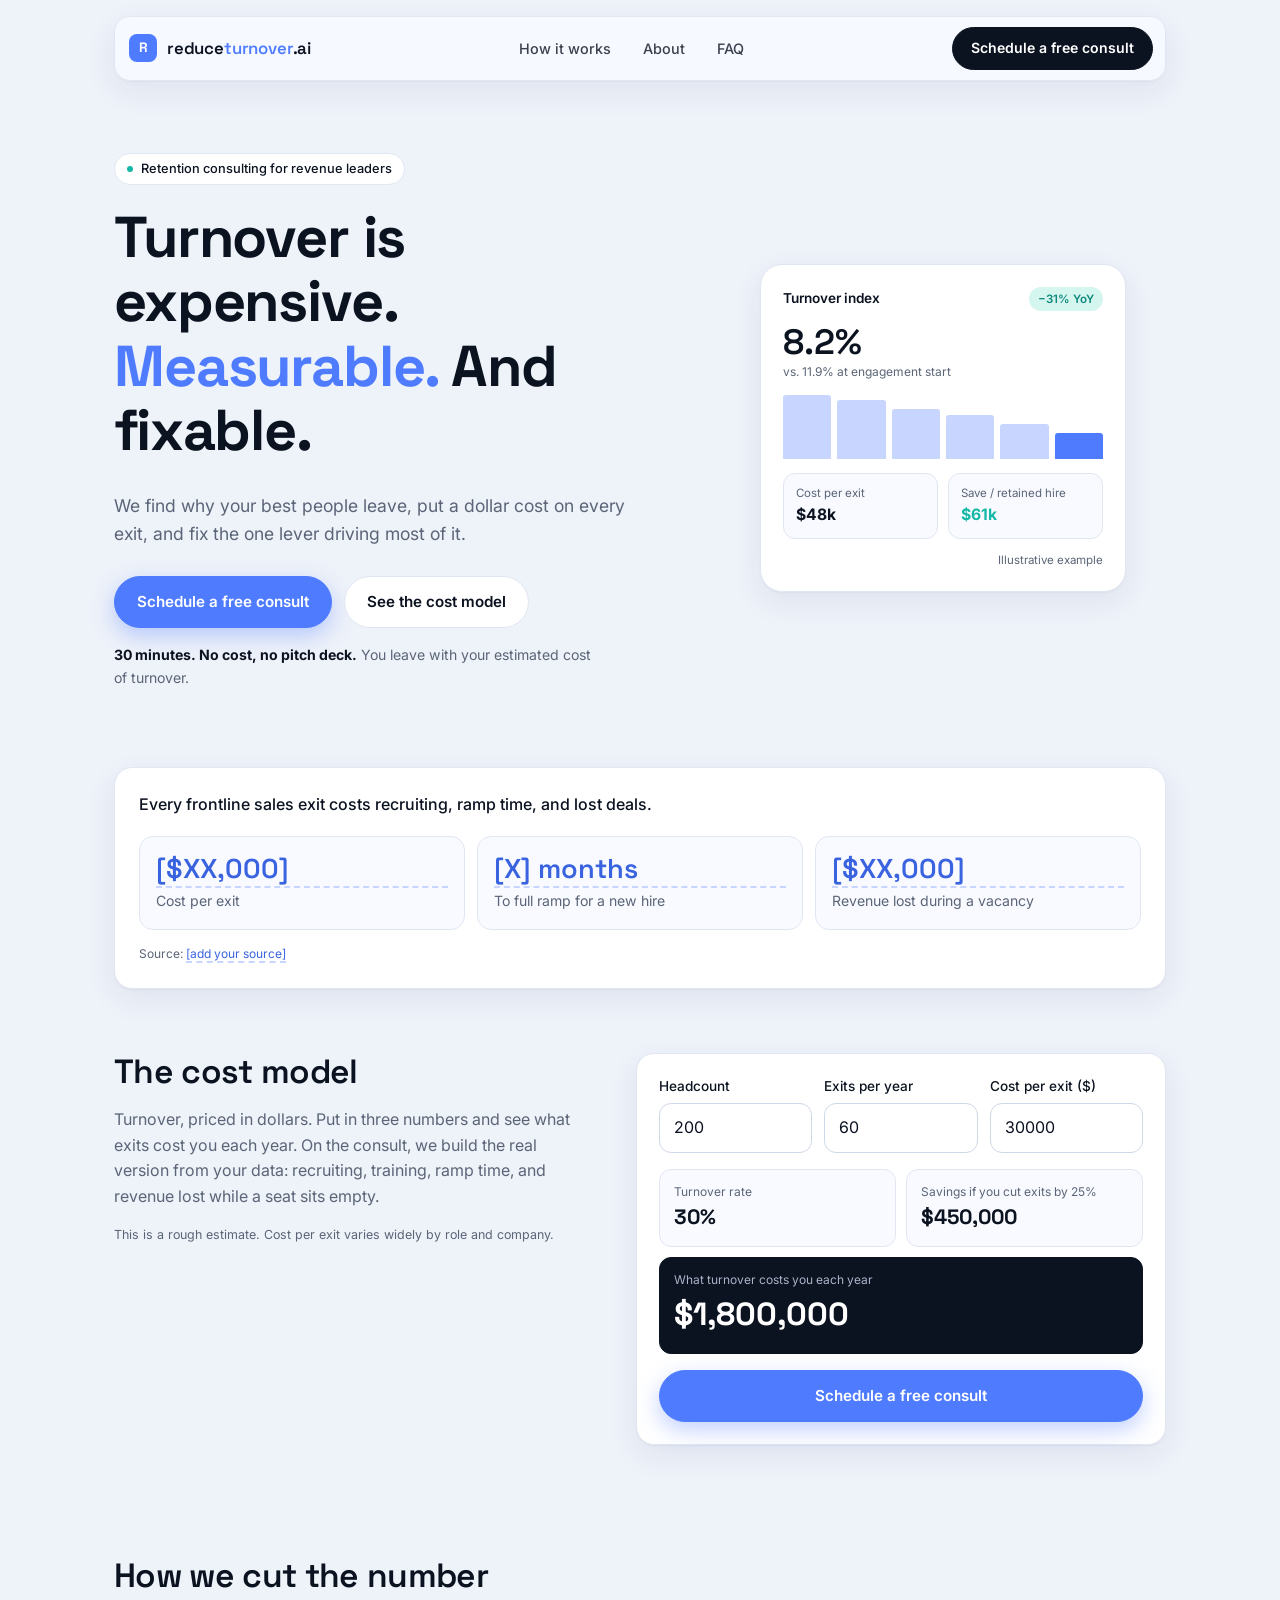
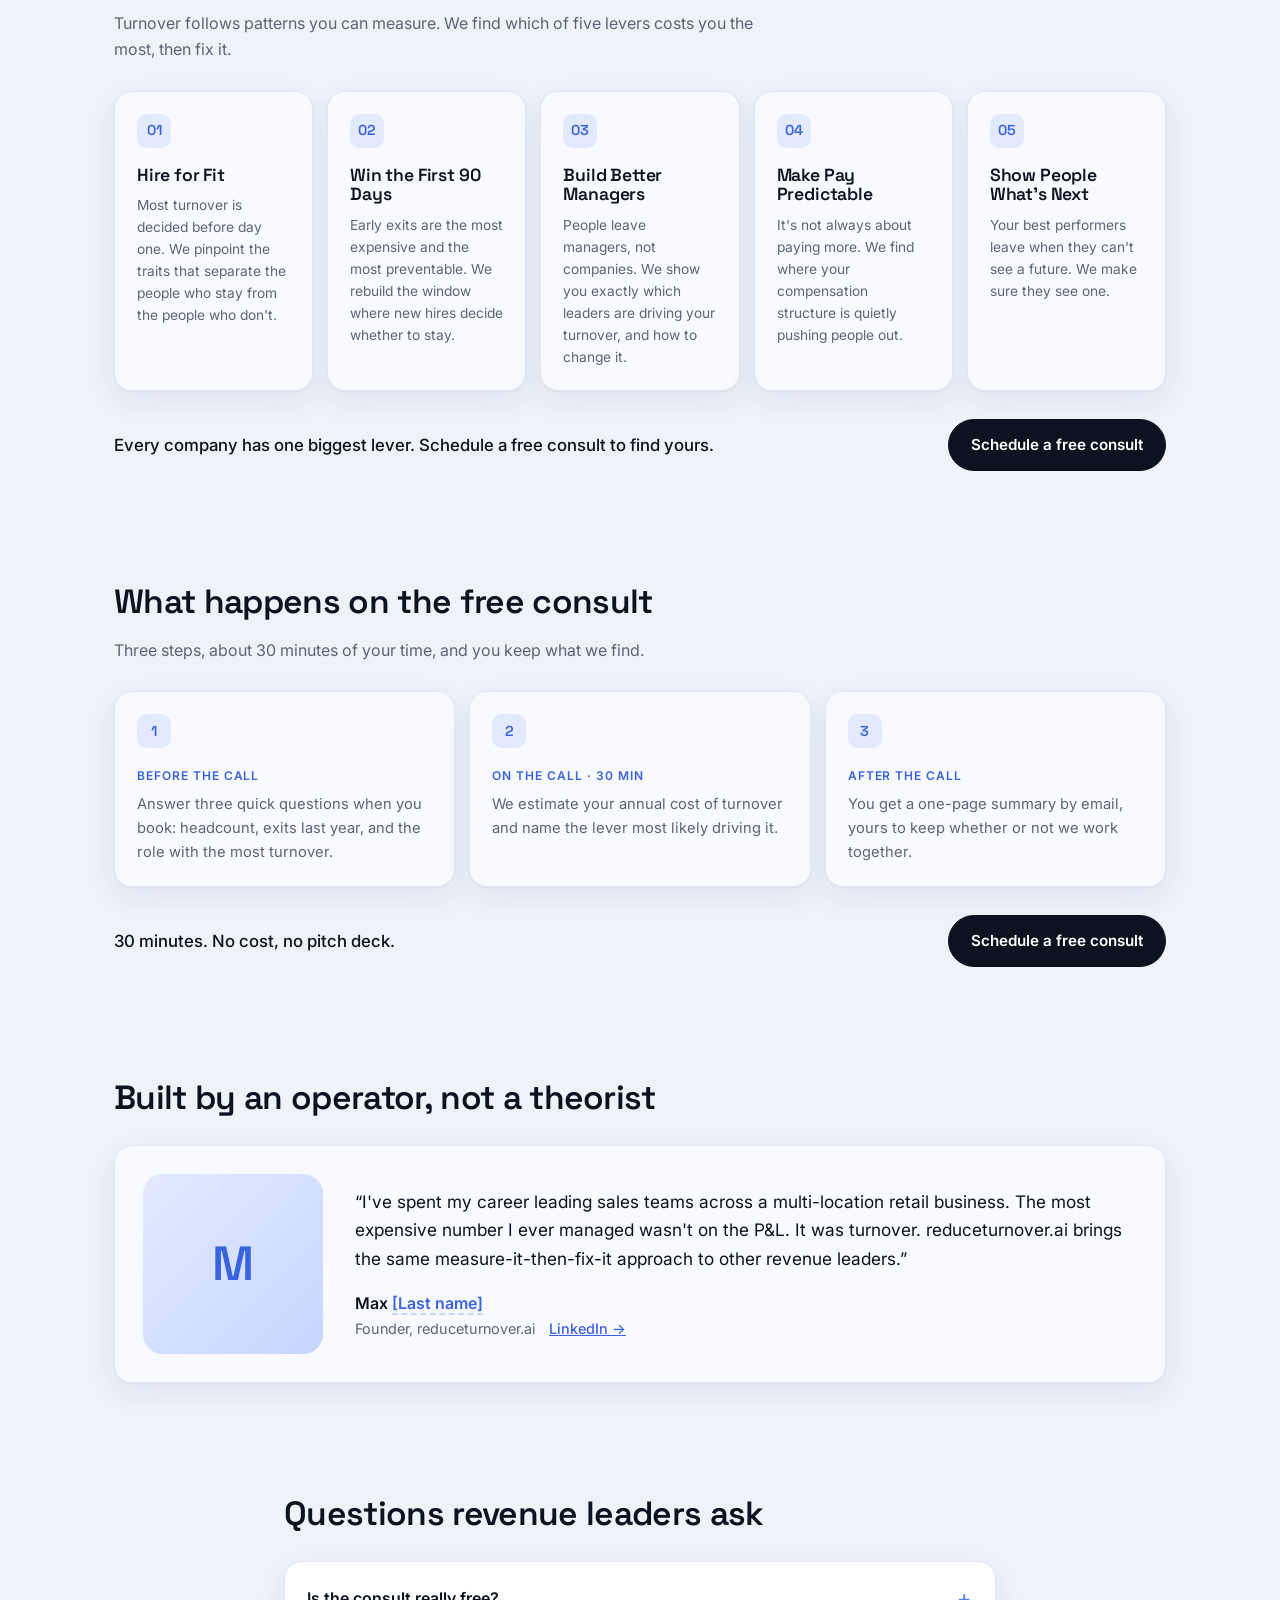
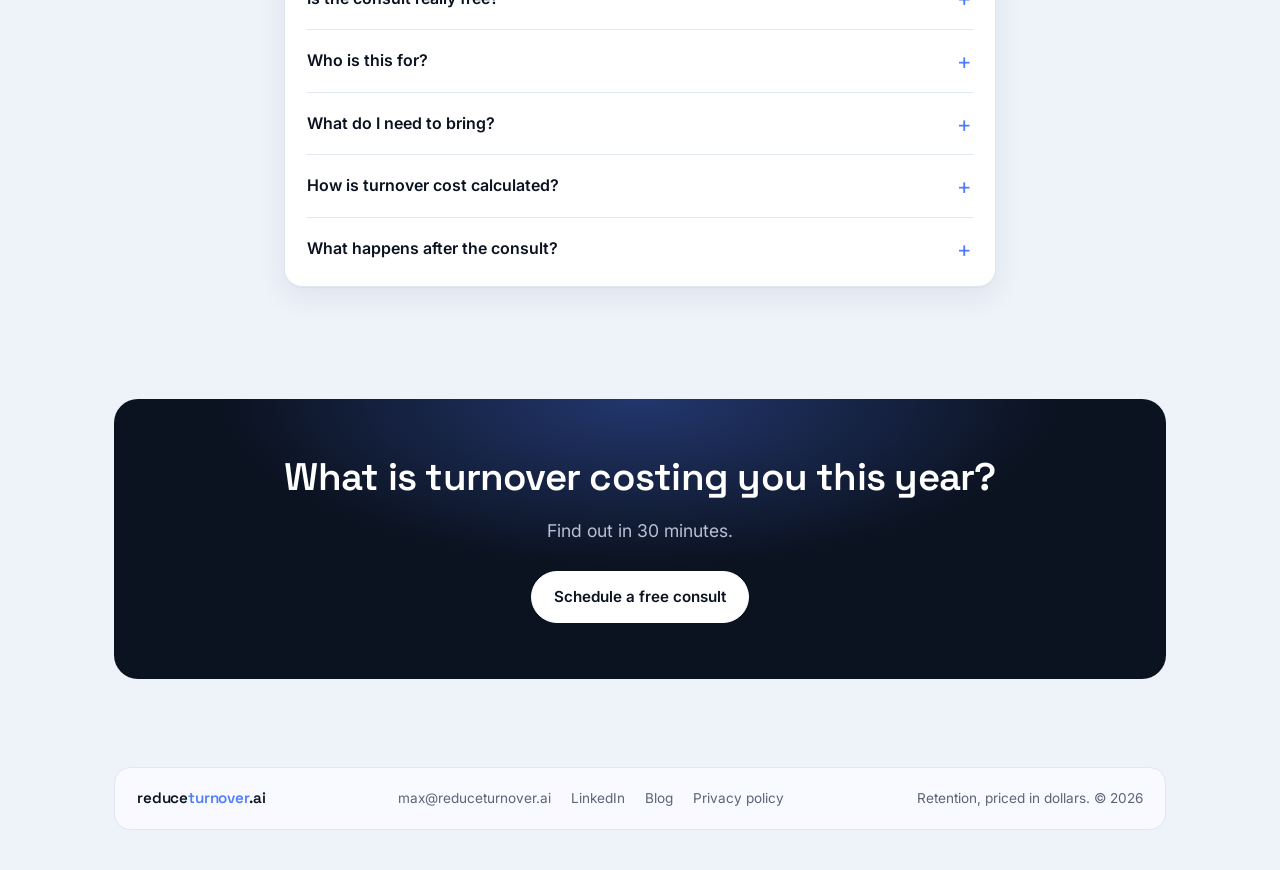
<file: reduceturnover-website/index.html>
<!DOCTYPE html>
<html lang="en">
<head>
    <meta charset="utf-8">
    <meta name="viewport" content="width=device-width, initial-scale=1">
    <title>Reduce Turnover | Retention Consulting for Revenue Leaders</title>
    <meta name="description" content="We diagnose why your best people leave, price the real cost of every exit, and fix the lever driving your turnover. Book a free 30-minute diagnosis.">
    <link rel="canonical" href="https://reduceturnover.ai/">

    <meta property="og:type" content="website">
    <meta property="og:site_name" content="reduceturnover.ai">
    <meta property="og:url" content="https://reduceturnover.ai/">
    <meta property="og:title" content="Turnover is expensive. Measurable. And fixable.">
    <meta property="og:description" content="Retention consulting for revenue leaders. We price every exit in dollars and fix the biggest lever behind your turnover.">
    <meta property="og:image" content="https://reduceturnover.ai/og-image.png">
    <meta property="og:image:width" content="1200">
    <meta property="og:image:height" content="630">
    <meta name="twitter:card" content="summary_large_image">

    <link rel="icon" href="favicon.svg" type="image/svg+xml">
    <link rel="preconnect" href="https://fonts.googleapis.com">
    <link rel="preconnect" href="https://fonts.gstatic.com" crossorigin>
    <link href="https://fonts.googleapis.com/css2?family=Inter:wght@400;500;600&family=Space+Grotesk:wght@500;600;700&display=swap" rel="stylesheet">
    <link rel="stylesheet" href="styles.css">

    <!-- Analytics: uncomment ONE of these once the domain is live. -->
    <!-- <script defer data-domain="reduceturnover.ai" src="https://plausible.io/js/script.js"></script> -->
    <!-- <script async src="https://www.googletagmanager.com/gtag/js?id=G-XXXXXXX"></script>
    <script>window.dataLayer=window.dataLayer||[];function gtag(){dataLayer.push(arguments);}gtag('js',new Date());gtag('config','G-XXXXXXX');</script> -->

    <script type="application/ld+json">
    {
        "@context": "https://schema.org",
        "@graph": [
            {
                "@type": "Organization",
                "@id": "https://reduceturnover.ai/#org",
                "name": "reduceturnover.ai",
                "url": "https://reduceturnover.ai/",
                "logo": "https://reduceturnover.ai/favicon.svg",
                "email": "max@reduceturnover.ai",
                "slogan": "Retention, priced in dollars.",
                "founder": {
                    "@type": "Person",
                    "name": "Max [Last name]",
                    "jobTitle": "Founder",
                    "sameAs": ["https://www.linkedin.com/in/your-profile"]
                }
            },
            {
                "@type": "ProfessionalService",
                "@id": "https://reduceturnover.ai/#service",
                "name": "reduceturnover.ai",
                "url": "https://reduceturnover.ai/",
                "description": "Retention consulting for sales and revenue leaders. We diagnose why your best people leave, price the real cost of every exit, and fix the lever driving your turnover.",
                "areaServed": "United States",
                "parentOrganization": { "@id": "https://reduceturnover.ai/#org" },
                "serviceType": "Employee retention consulting"
            },
            {
                "@type": "FAQPage",
                "mainEntity": [
                    {
                        "@type": "Question",
                        "name": "Is the consult really free?",
                        "acceptedAnswer": { "@type": "Answer", "text": "Yes. It's 30 minutes with no obligation." }
                    },
                    {
                        "@type": "Question",
                        "name": "Who is this for?",
                        "acceptedAnswer": { "@type": "Answer", "text": "Sales and revenue leaders with frontline, commissioned, or retail teams." }
                    },
                    {
                        "@type": "Question",
                        "name": "What do I need to bring?",
                        "acceptedAnswer": { "@type": "Answer", "text": "Your rough headcount and how many people left last year. That's enough to start." }
                    },
                    {
                        "@type": "Question",
                        "name": "How is turnover cost calculated?",
                        "acceptedAnswer": { "@type": "Answer", "text": "We add up recruiting, training, ramp time, and the revenue lost while the seat is empty or filled by someone still ramping." }
                    },
                    {
                        "@type": "Question",
                        "name": "What happens after the consult?",
                        "acceptedAnswer": { "@type": "Answer", "text": "If there's a fit, we propose a focused engagement on your biggest lever. If not, you keep the one-page summary." }
                    }
                ]
            }
        ]
    }
    </script>
</head>
<body>
    <a class="skip-link" href="#main">Skip to content</a>

    <header class="site-header">
        <div class="container">
            <nav class="nav" aria-label="Main">
                <a class="logo" href="#top" aria-label="reduceturnover.ai home">
                    <span class="logo-mark" aria-hidden="true">R</span>
                    <span>reduce<b>turnover</b>.ai</span>
                </a>
                <div class="nav-links">
                    <a href="#how-it-works">How it works</a>
                    <a href="#about">About</a>
                    <a href="#faq">FAQ</a>
                </div>
                <a class="btn btn-small" href="mailto:max@reduceturnover.ai?subject=Free%20consult" data-consult data-cta="nav">Schedule a free consult</a>
            </nav>
        </div>
    </header>

    <main id="main">
        <!-- Hero -->
        <section class="hero" id="top">
            <div class="container hero-grid">
                <div>
                    <p class="tag">Retention consulting for revenue leaders</p>
                    <h1>Turnover is expensive. <span class="accent">Measurable.</span> And fixable.</h1>
                    <p class="lead">We find why your best people leave, put a dollar cost on every exit, and fix the one lever driving most of it.</p>
                    <div class="hero-actions">
                        <a class="btn btn-primary" href="mailto:max@reduceturnover.ai?subject=Free%20consult" data-consult data-cta="hero">Schedule a free consult</a>
                        <a class="btn btn-outline" href="#cost-model">See the cost model</a>
                    </div>
                    <p class="hero-note"><strong>30 minutes. No cost, no pitch deck.</strong> You leave with your estimated cost of turnover.</p>
                </div>

                <figure class="index-card" aria-label="Illustrative turnover index example">
                    <div class="index-head">
                        <span>Turnover index</span>
                        <span class="chip-good">&minus;31% YoY</span>
                    </div>
                    <p class="index-value">8.2%</p>
                    <p class="index-sub">vs. 11.9% at engagement start</p>
                    <div class="bars" aria-hidden="true">
                        <span style="height:100%"></span>
                        <span style="height:92%"></span>
                        <span style="height:78%"></span>
                        <span style="height:68%"></span>
                        <span style="height:54%"></span>
                        <span style="height:40%"></span>
                    </div>
                    <div class="index-foot">
                        <div>
                            <small>Cost per exit</small>
                            <strong>$48k</strong>
                        </div>
                        <div>
                            <small>Save / retained hire</small>
                            <strong class="good">$61k</strong>
                        </div>
                    </div>
                    <figcaption class="illustrative">Illustrative example</figcaption>
                </figure>
            </div>
        </section>

        <!-- Cost of turnover strip -->
        <section class="cost-strip" aria-label="Cost of turnover">
            <div class="container">
                <div class="strip">
                    <p class="strip-intro">Every frontline sales exit costs recruiting, ramp time, and lost deals.</p>
                    <div class="strip-grid">
                        <!-- TODO: replace the bracketed values with your own researched or experienced numbers. -->
                        <div>
                            <strong class="fill-in">[$XX,000]</strong>
                            <span>Cost per exit</span>
                        </div>
                        <div>
                            <strong class="fill-in">[X] months</strong>
                            <span>To full ramp for a new hire</span>
                        </div>
                        <div>
                            <strong class="fill-in">[$XX,000]</strong>
                            <span>Revenue lost during a vacancy</span>
                        </div>
                    </div>
                    <p class="source">Source: <span class="fill-in">[add your source]</span></p>
                </div>
            </div>
        </section>

        <!-- Cost model -->
        <section class="section" id="cost-model">
            <div class="container calc-grid">
                <div class="section-head">
                    <h2>The cost model</h2>
                    <p>Turnover, priced in dollars. Put in three numbers and see what exits cost you each year. On the consult, we build the real version from your data: recruiting, training, ramp time, and revenue lost while a seat sits empty.</p>
                    <p class="fine">This is a rough estimate. Cost per exit varies widely by role and company.</p>
                </div>
                <form class="card calc" id="calc-form" novalidate>
                    <div class="calc-inputs">
                        <label>
                            <span>Headcount</span>
                            <input type="number" id="headcount" min="1" value="200" inputmode="numeric">
                        </label>
                        <label>
                            <span>Exits per year</span>
                            <input type="number" id="exits" min="0" value="60" inputmode="numeric">
                        </label>
                        <label>
                            <span>Cost per exit ($)</span>
                            <input type="number" id="cost-per-exit" min="0" step="1000" value="30000" inputmode="numeric">
                        </label>
                    </div>
                    <div class="calc-results" aria-live="polite">
                        <div>
                            <small>Turnover rate</small>
                            <strong id="res-rate">30%</strong>
                        </div>
                        <div>
                            <small>Savings if you cut exits by 25%</small>
                            <strong id="res-savings">$450,000</strong>
                        </div>
                        <div class="total">
                            <small>What turnover costs you each year</small>
                            <strong id="res-cost">$1,800,000</strong>
                        </div>
                    </div>
                    <a class="btn btn-primary" href="mailto:max@reduceturnover.ai?subject=Free%20consult" data-consult data-cta="calculator">Schedule a free consult</a>
                </form>
            </div>
        </section>

        <!-- Five levers -->
        <section class="section" id="how-it-works">
            <div class="container">
                <div class="section-head">
                    <h2>How we cut the number</h2>
                    <p>Turnover follows patterns you can measure. We find which of five levers costs you the most, then fix it.</p>
                </div>
                <ol class="levers">
                    <li class="card">
                        <span class="lever-num">01</span>
                        <h3>Hire for Fit</h3>
                        <p>Most turnover is decided before day one. We pinpoint the traits that separate the people who stay from the people who don't.</p>
                    </li>
                    <li class="card">
                        <span class="lever-num">02</span>
                        <h3>Win the First 90 Days</h3>
                        <p>Early exits are the most expensive and the most preventable. We rebuild the window where new hires decide whether to stay.</p>
                    </li>
                    <li class="card">
                        <span class="lever-num">03</span>
                        <h3>Build Better Managers</h3>
                        <p>People leave managers, not companies. We show you exactly which leaders are driving your turnover, and how to change it.</p>
                    </li>
                    <li class="card">
                        <span class="lever-num">04</span>
                        <h3>Make Pay Predictable</h3>
                        <p>It's not always about paying more. We find where your compensation structure is quietly pushing people out.</p>
                    </li>
                    <li class="card">
                        <span class="lever-num">05</span>
                        <h3>Show People What's Next</h3>
                        <p>Your best performers leave when they can't see a future. We make sure they see one.</p>
                    </li>
                </ol>
                <div class="section-close">
                    <p>Every company has one biggest lever. Schedule a free consult to find yours.</p>
                    <a class="btn" href="mailto:max@reduceturnover.ai?subject=Free%20consult" data-consult data-cta="levers">Schedule a free consult</a>
                </div>
            </div>
        </section>

        <!-- What happens on the consult -->
        <section class="section" id="consult">
            <div class="container">
                <div class="section-head">
                    <h2>What happens on the free consult</h2>
                    <p>Three steps, about 30 minutes of your time, and you keep what we find.</p>
                </div>
                <ol class="steps">
                    <li class="card">
                        <span class="lever-num">1</span>
                        <span class="when">Before the call</span>
                        <p>Answer three quick questions when you book: headcount, exits last year, and the role with the most turnover.</p>
                    </li>
                    <li class="card">
                        <span class="lever-num">2</span>
                        <span class="when">On the call &middot; 30 min</span>
                        <p>We estimate your annual cost of turnover and name the lever most likely driving it.</p>
                    </li>
                    <li class="card">
                        <span class="lever-num">3</span>
                        <span class="when">After the call</span>
                        <p>You get a one-page summary by email, yours to keep whether or not we work together.</p>
                    </li>
                </ol>
                <div class="section-close">
                    <p>30 minutes. No cost, no pitch deck.</p>
                    <a class="btn" href="mailto:max@reduceturnover.ai?subject=Free%20consult" data-consult data-cta="consult-steps">Schedule a free consult</a>
                </div>
            </div>
        </section>

        <!-- About the founder -->
        <section class="section" id="about">
            <div class="container">
                <div class="section-head">
                    <h2>Built by an operator, not a theorist</h2>
                </div>
                <div class="card founder">
                    <!-- TODO: replace with <img class="founder-photo" src="/founder.jpg" alt="Max [Last name]"> -->
                    <div class="founder-photo" role="img" aria-label="Founder photo placeholder">M</div>
                    <div>
                        <blockquote>&ldquo;I've spent my career leading sales teams across a multi-location retail business. The most expensive number I ever managed wasn't on the P&amp;L. It was turnover. reduceturnover.ai brings the same measure-it-then-fix-it approach to other revenue leaders.&rdquo;</blockquote>
                        <p class="founder-name">Max <span class="fill-in">[Last name]</span></p>
                        <div class="founder-meta">
                            <span>Founder, reduceturnover.ai</span>
                            <a href="https://www.linkedin.com/in/your-profile" target="_blank" rel="noopener">LinkedIn &rarr;</a>
                        </div>
                    </div>
                </div>
            </div>
        </section>

        <!-- FAQ -->
        <section class="section" id="faq">
            <div class="container narrow">
                <div class="section-head">
                    <h2>Questions revenue leaders ask</h2>
                </div>
                <div class="card faq">
                    <details>
                        <summary>Is the consult really free?</summary>
                        <p>Yes. It's 30 minutes with no obligation.</p>
                    </details>
                    <details>
                        <summary>Who is this for?</summary>
                        <p>Sales and revenue leaders with frontline, commissioned, or retail teams.</p>
                    </details>
                    <details>
                        <summary>What do I need to bring?</summary>
                        <p>Your rough headcount and how many people left last year. That's enough to start.</p>
                    </details>
                    <details>
                        <summary>How is turnover cost calculated?</summary>
                        <p>We add up recruiting, training, ramp time, and the revenue lost while the seat is empty or filled by someone still ramping.</p>
                    </details>
                    <details>
                        <summary>What happens after the consult?</summary>
                        <p>If there's a fit, we propose a focused engagement on your biggest lever. If not, you keep the one-page summary.</p>
                    </details>
                </div>
            </div>
        </section>

        <!-- Final CTA band -->
        <section class="section" id="contact">
            <div class="container">
                <div class="cta-band">
                    <h2>What is turnover costing you this year?</h2>
                    <p>Find out in 30 minutes.</p>
                    <a class="btn btn-light" href="mailto:max@reduceturnover.ai?subject=Free%20consult" data-consult data-cta="final">Schedule a free consult</a>
                </div>
            </div>
        </section>
    </main>

    <footer class="site-footer">
        <div class="container">
            <div class="footer-card">
                <a class="logo" href="#top"><span>reduce<b>turnover</b>.ai</span></a>
                <nav aria-label="Footer">
                    <a href="mailto:max@reduceturnover.ai">max@reduceturnover.ai</a>
                    <a href="https://www.linkedin.com/in/your-profile" target="_blank" rel="noopener">LinkedIn</a>
                    <a href="blog/">Blog</a>
                    <a href="privacy.html">Privacy policy</a>
                </nav>
                <span>Retention, priced in dollars. &copy; 2026</span>
            </div>
        </div>
    </footer>

    <div class="mobile-cta">
        <a class="btn btn-primary" href="mailto:max@reduceturnover.ai?subject=Free%20consult" data-consult data-cta="mobile-sticky">Schedule a free consult</a>
    </div>

    <!-- Consult booking pop-up -->
    <div class="modal" id="consult-modal" role="dialog" aria-modal="true" aria-label="Schedule a free consult" hidden>
        <div class="modal-box" id="modal-box">
            <button class="modal-close" type="button" aria-label="Close" data-close>&times;</button>

            <!-- Shown when SCHEDULER_URL is set in script.js -->
            <div id="scheduler-view" hidden></div>

            <!-- Fallback intake form, used until a scheduler is connected -->
            <div id="intake-view">
                <h2>Schedule a free consult</h2>
                <p class="muted">Three quick questions and we'll email you times for a 30-minute call.</p>
                <form class="intake" id="intake-form">
                    <div class="row">
                        <label>
                            <span>Your name</span>
                            <input type="text" name="name" autocomplete="name" required>
                        </label>
                        <label>
                            <span>Work email</span>
                            <input type="email" name="email" autocomplete="email" required>
                        </label>
                    </div>
                    <label>
                        <span>Company and role</span>
                        <input type="text" name="company" placeholder="Acme Retail, VP Sales" required>
                    </label>
                    <div class="row">
                        <label>
                            <span>Approximate headcount</span>
                            <input type="text" name="headcount" inputmode="numeric" placeholder="e.g. 250">
                        </label>
                        <label>
                            <span>People who left in the last 12 months</span>
                            <input type="text" name="exits" inputmode="numeric" placeholder="e.g. 60">
                        </label>
                    </div>
                    <button class="btn btn-primary" type="submit">Request my consult</button>
                </form>
            </div>

            <div id="thanks-view" class="thanks" hidden>
                <div class="thanks-icon" aria-hidden="true">&#10003;</div>
                <h2>You're booked.</h2>
                <p class="muted">Before we talk, jot down the role where turnover hurts most.</p>
                <button class="btn" type="button" data-close>Done</button>
            </div>
        </div>
    </div>

    <script src="script.js"></script>
</body>
</html>
</file>
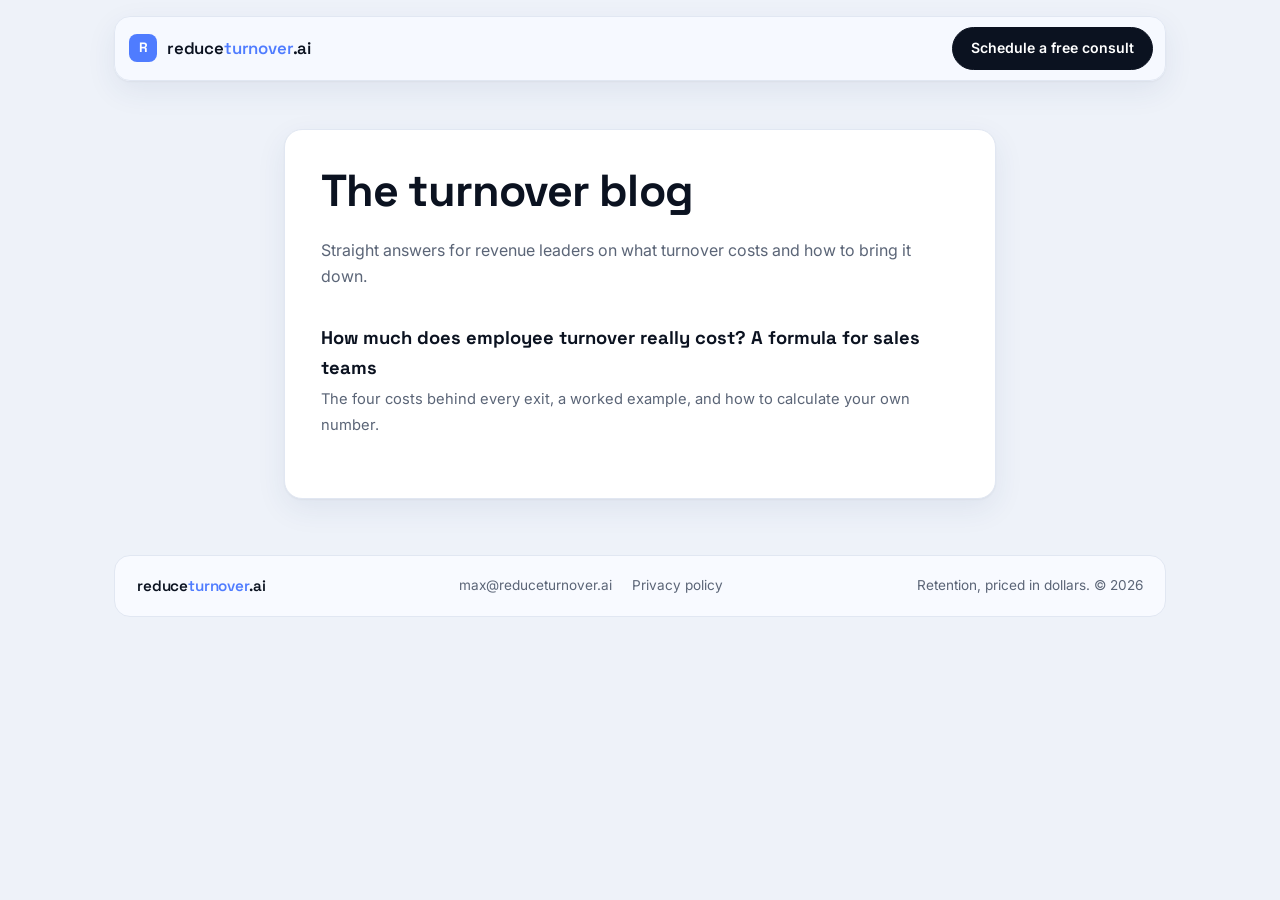
<file: reduceturnover-website/blog/index.html>
<!DOCTYPE html>
<html lang="en">
<head>
    <meta charset="utf-8">
    <meta name="viewport" content="width=device-width, initial-scale=1">
    <title>Blog | reduceturnover.ai</title>
    <meta name="description" content="Straight answers on the cost of employee turnover and how revenue leaders reduce it: hiring for fit, the first 90 days, managers, pay, and career paths.">
    <link rel="canonical" href="https://reduceturnover.ai/blog/">
    <link rel="icon" href="../favicon.svg" type="image/svg+xml">
    <link rel="preconnect" href="https://fonts.googleapis.com">
    <link rel="preconnect" href="https://fonts.gstatic.com" crossorigin>
    <link href="https://fonts.googleapis.com/css2?family=Inter:wght@400;500;600&family=Space+Grotesk:wght@500;600;700&display=swap" rel="stylesheet">
    <link rel="stylesheet" href="../styles.css">
</head>
<body>
    <header class="site-header">
        <div class="container">
            <nav class="nav" aria-label="Main">
                <a class="logo" href="../">
                    <span class="logo-mark" aria-hidden="true">R</span>
                    <span>reduce<b>turnover</b>.ai</span>
                </a>
                <a class="btn btn-small" href="../#schedule">Schedule a free consult</a>
            </nav>
        </div>
    </header>

    <main class="page">
        <div class="container narrow">
            <div class="card">
                <h1>The turnover blog</h1>
                <p class="muted">Straight answers for revenue leaders on what turnover costs and how to bring it down.</p>
                <ul class="post-list">
                    <li>
                        <a href="how-much-does-employee-turnover-cost.html">
                            <strong>How much does employee turnover really cost? A formula for sales teams</strong>
                            <span>The four costs behind every exit, a worked example, and how to calculate your own number.</span>
                        </a>
                    </li>
                </ul>
            </div>
        </div>
    </main>

    <footer class="site-footer">
        <div class="container">
            <div class="footer-card">
                <a class="logo" href="../"><span>reduce<b>turnover</b>.ai</span></a>
                <nav aria-label="Footer">
                    <a href="mailto:max@reduceturnover.ai">max@reduceturnover.ai</a>
                    <a href="../privacy.html">Privacy policy</a>
                </nav>
                <span>Retention, priced in dollars. &copy; 2026</span>
            </div>
        </div>
    </footer>
    <div class="mobile-cta">
        <a class="btn btn-primary" href="../#schedule">Schedule a free consult</a>
    </div>
</body>
</html>
</file>
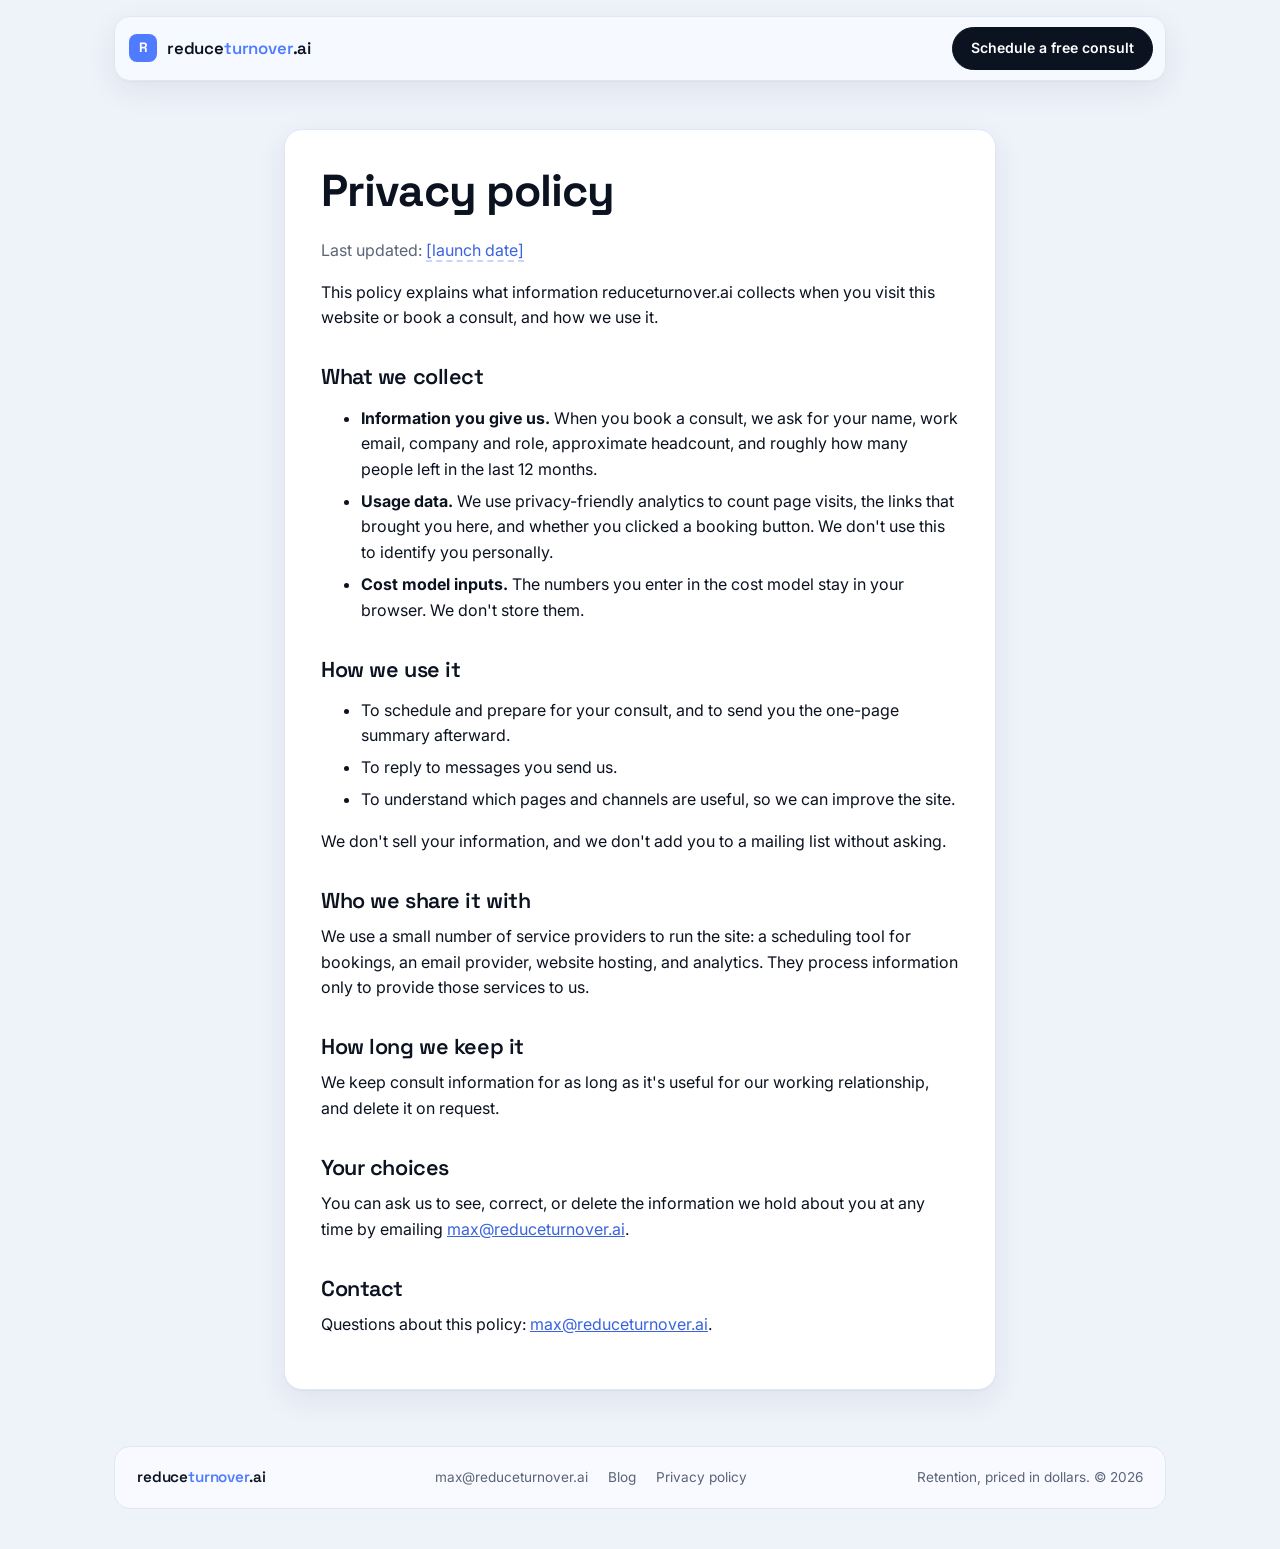
<file: reduceturnover-website/privacy.html>
<!DOCTYPE html>
<html lang="en">
<head>
    <meta charset="utf-8">
    <meta name="viewport" content="width=device-width, initial-scale=1">
    <title>Privacy Policy | reduceturnover.ai</title>
    <meta name="description" content="How reduceturnover.ai collects and uses information when you visit the site or book a consult.">
    <link rel="canonical" href="https://reduceturnover.ai/privacy.html">
    <link rel="icon" href="favicon.svg" type="image/svg+xml">
    <link rel="preconnect" href="https://fonts.googleapis.com">
    <link rel="preconnect" href="https://fonts.gstatic.com" crossorigin>
    <link href="https://fonts.googleapis.com/css2?family=Inter:wght@400;500;600&family=Space+Grotesk:wght@500;600;700&display=swap" rel="stylesheet">
    <link rel="stylesheet" href="styles.css">
</head>
<body>
    <header class="site-header">
        <div class="container">
            <nav class="nav" aria-label="Main">
                <a class="logo" href="./">
                    <span class="logo-mark" aria-hidden="true">R</span>
                    <span>reduce<b>turnover</b>.ai</span>
                </a>
                <a class="btn btn-small" href="./#schedule">Schedule a free consult</a>
            </nav>
        </div>
    </header>

    <main class="page">
        <div class="container narrow">
            <article class="card">
                <!-- TODO: have this reviewed before launch, and update it if you add tools beyond the ones listed. -->
                <h1>Privacy policy</h1>
                <p class="muted">Last updated: <span class="fill-in">[launch date]</span></p>

                <p>This policy explains what information reduceturnover.ai collects when you visit this website or book a consult, and how we use it.</p>

                <h2>What we collect</h2>
                <ul>
                    <li><strong>Information you give us.</strong> When you book a consult, we ask for your name, work email, company and role, approximate headcount, and roughly how many people left in the last 12 months.</li>
                    <li><strong>Usage data.</strong> We use privacy-friendly analytics to count page visits, the links that brought you here, and whether you clicked a booking button. We don't use this to identify you personally.</li>
                    <li><strong>Cost model inputs.</strong> The numbers you enter in the cost model stay in your browser. We don't store them.</li>
                </ul>

                <h2>How we use it</h2>
                <ul>
                    <li>To schedule and prepare for your consult, and to send you the one-page summary afterward.</li>
                    <li>To reply to messages you send us.</li>
                    <li>To understand which pages and channels are useful, so we can improve the site.</li>
                </ul>
                <p>We don't sell your information, and we don't add you to a mailing list without asking.</p>

                <h2>Who we share it with</h2>
                <p>We use a small number of service providers to run the site: a scheduling tool for bookings, an email provider, website hosting, and analytics. They process information only to provide those services to us.</p>

                <h2>How long we keep it</h2>
                <p>We keep consult information for as long as it's useful for our working relationship, and delete it on request.</p>

                <h2>Your choices</h2>
                <p>You can ask us to see, correct, or delete the information we hold about you at any time by emailing <a href="mailto:max@reduceturnover.ai">max@reduceturnover.ai</a>.</p>

                <h2>Contact</h2>
                <p>Questions about this policy: <a href="mailto:max@reduceturnover.ai">max@reduceturnover.ai</a>.</p>
            </article>
        </div>
    </main>

    <footer class="site-footer">
        <div class="container">
            <div class="footer-card">
                <a class="logo" href="./"><span>reduce<b>turnover</b>.ai</span></a>
                <nav aria-label="Footer">
                    <a href="mailto:max@reduceturnover.ai">max@reduceturnover.ai</a>
                    <a href="blog/">Blog</a>
                    <a href="privacy.html">Privacy policy</a>
                </nav>
                <span>Retention, priced in dollars. &copy; 2026</span>
            </div>
        </div>
    </footer>
    <div class="mobile-cta">
        <a class="btn btn-primary" href="./#schedule">Schedule a free consult</a>
    </div>
</body>
</html>
</file>
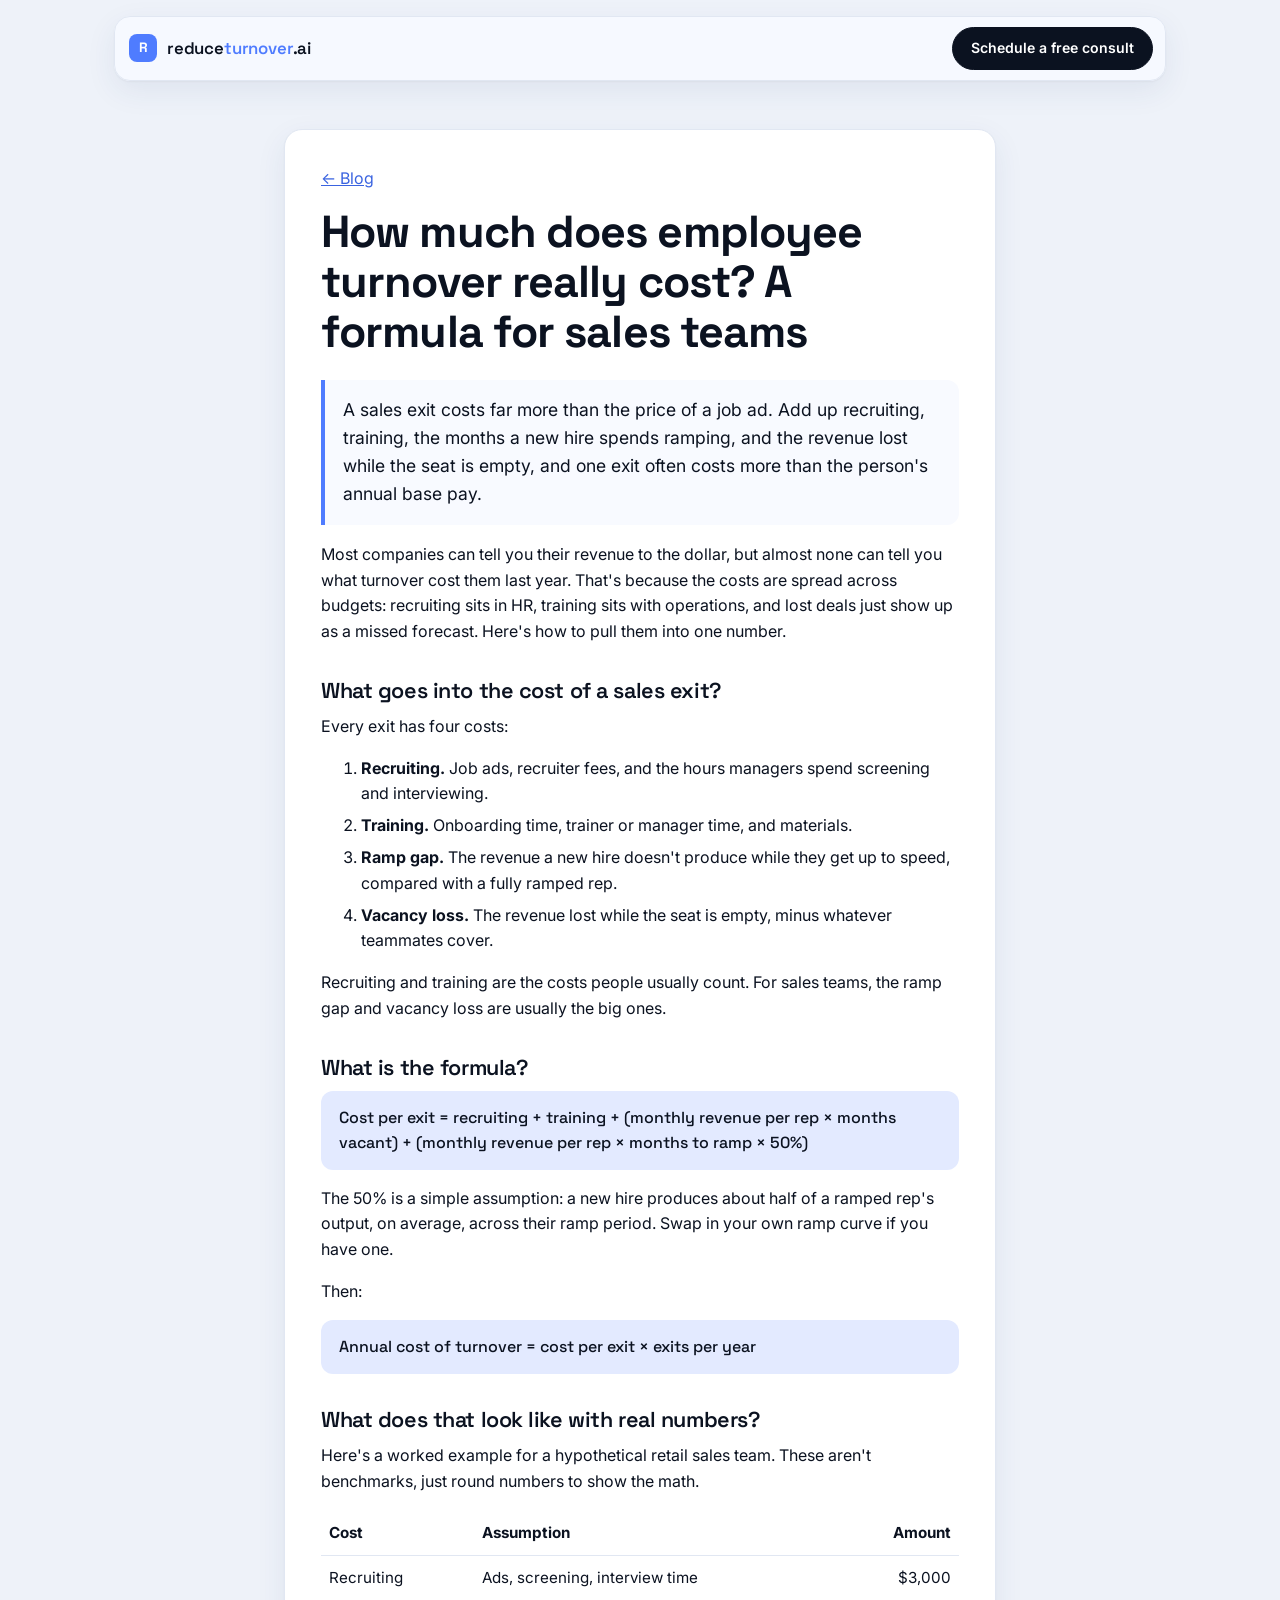
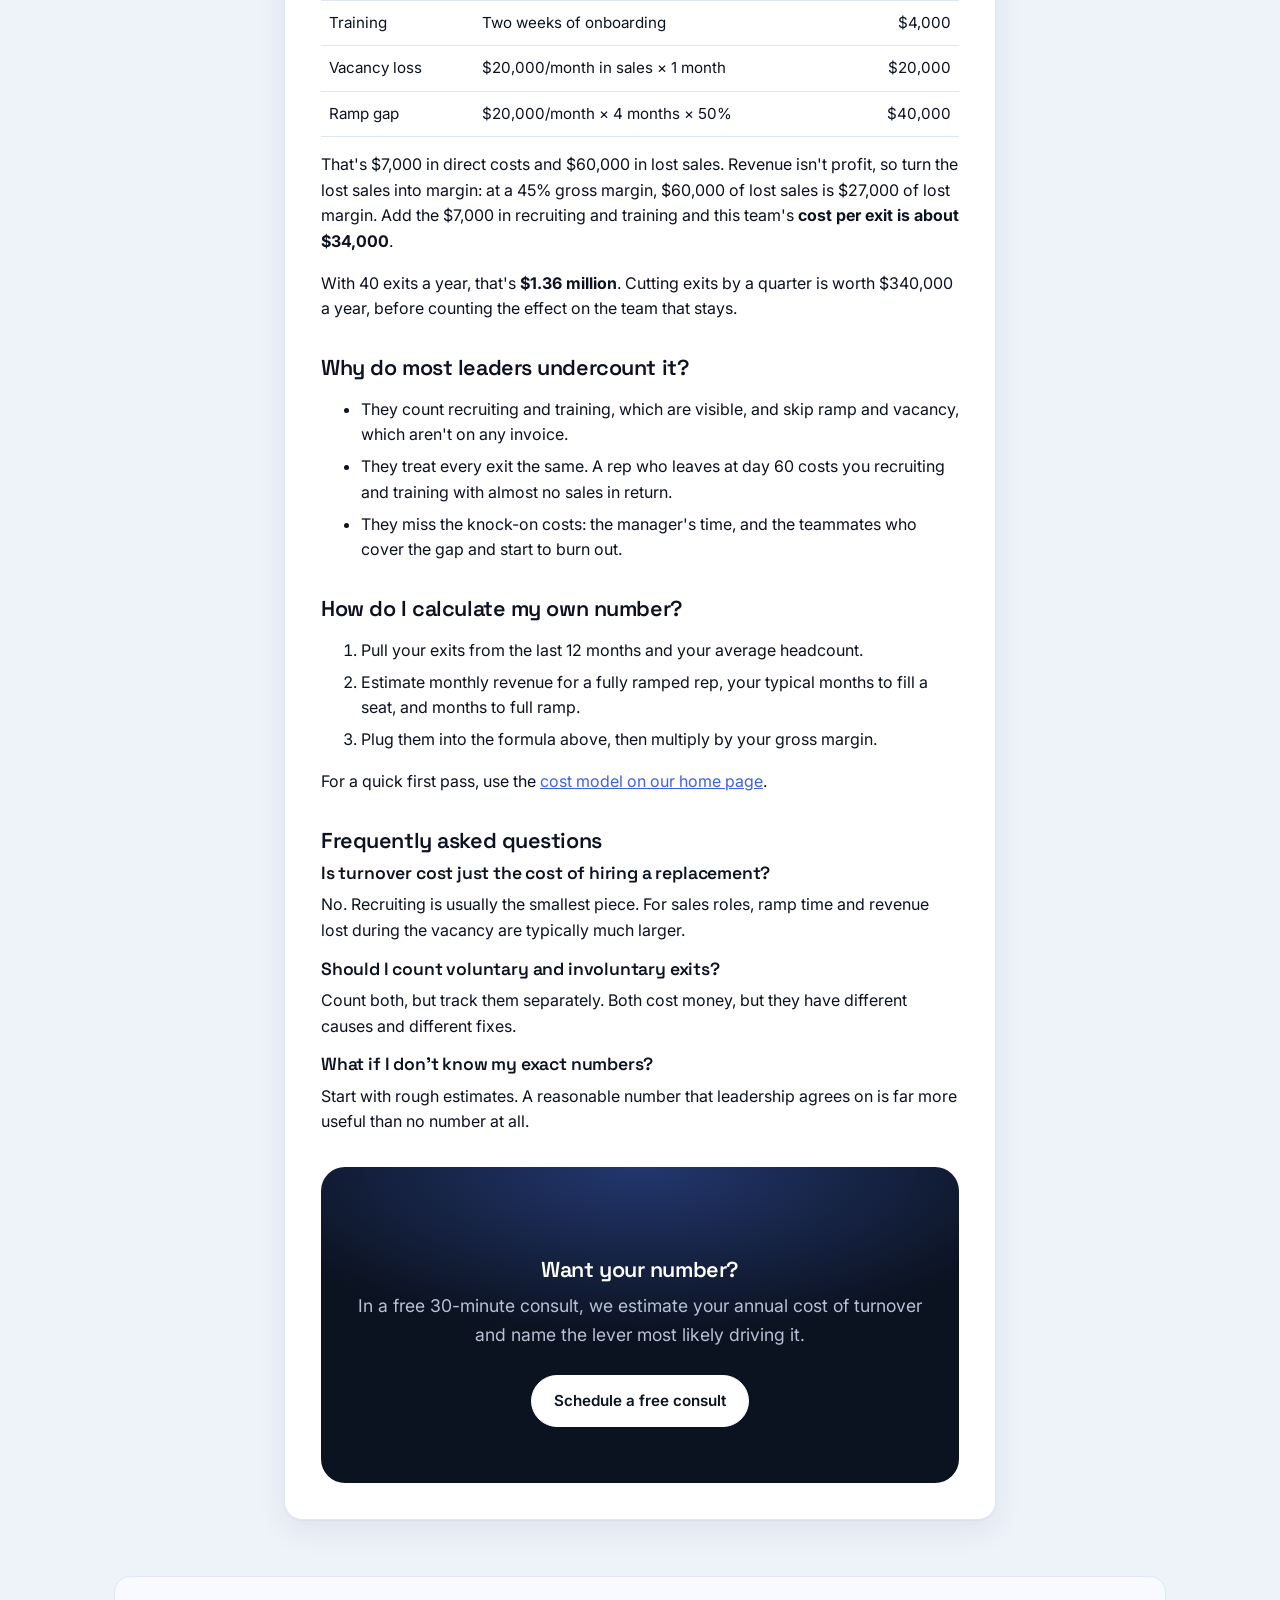
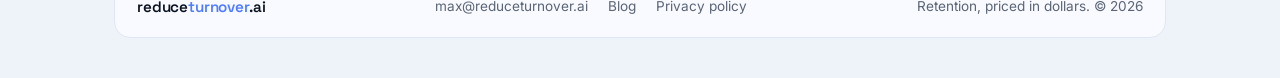
<file: reduceturnover-website/blog/how-much-does-employee-turnover-cost.html>
<!DOCTYPE html>
<html lang="en">
<head>
    <meta charset="utf-8">
    <meta name="viewport" content="width=device-width, initial-scale=1">
    <title>How Much Does Employee Turnover Really Cost? A Formula for Sales Teams | reduceturnover.ai</title>
    <meta name="description" content="Each sales exit costs recruiting, training, ramp time, and revenue lost while the seat is empty. Here's the formula, a worked example, and how to calculate your own number.">
    <link rel="canonical" href="https://reduceturnover.ai/blog/how-much-does-employee-turnover-cost.html">
    <meta property="og:type" content="article">
    <meta property="og:title" content="How much does employee turnover really cost? A formula for sales teams">
    <meta property="og:description" content="The four costs behind every sales exit, a worked example, and how to calculate your own number.">
    <meta property="og:image" content="https://reduceturnover.ai/og-image.png">
    <link rel="icon" href="../favicon.svg" type="image/svg+xml">
    <link rel="preconnect" href="https://fonts.googleapis.com">
    <link rel="preconnect" href="https://fonts.gstatic.com" crossorigin>
    <link href="https://fonts.googleapis.com/css2?family=Inter:wght@400;500;600&family=Space+Grotesk:wght@500;600;700&display=swap" rel="stylesheet">
    <link rel="stylesheet" href="../styles.css">
    <script type="application/ld+json">
    {
        "@context": "https://schema.org",
        "@graph": [
            {
                "@type": "BlogPosting",
                "headline": "How much does employee turnover really cost? A formula for sales teams",
                "author": { "@type": "Person", "name": "Max [Last name]" },
                "publisher": { "@type": "Organization", "name": "reduceturnover.ai", "url": "https://reduceturnover.ai/" },
                "mainEntityOfPage": "https://reduceturnover.ai/blog/how-much-does-employee-turnover-cost.html"
            },
            {
                "@type": "FAQPage",
                "mainEntity": [
                    {
                        "@type": "Question",
                        "name": "Is turnover cost just the cost of hiring a replacement?",
                        "acceptedAnswer": { "@type": "Answer", "text": "No. Recruiting is usually the smallest piece. For sales roles, ramp time and revenue lost during the vacancy are typically much larger." }
                    },
                    {
                        "@type": "Question",
                        "name": "Should I count voluntary and involuntary exits?",
                        "acceptedAnswer": { "@type": "Answer", "text": "Count both, but track them separately. Both cost money, but they have different causes and different fixes." }
                    },
                    {
                        "@type": "Question",
                        "name": "What if I don't know my exact numbers?",
                        "acceptedAnswer": { "@type": "Answer", "text": "Start with rough estimates. A reasonable number that leadership agrees on is far more useful than no number at all." }
                    }
                ]
            }
        ]
    }
    </script>
</head>
<body>
    <header class="site-header">
        <div class="container">
            <nav class="nav" aria-label="Main">
                <a class="logo" href="../">
                    <span class="logo-mark" aria-hidden="true">R</span>
                    <span>reduce<b>turnover</b>.ai</span>
                </a>
                <a class="btn btn-small" href="../#schedule">Schedule a free consult</a>
            </nav>
        </div>
    </header>

    <main class="page">
        <div class="container narrow">
            <article class="card">
                <p class="muted"><a href="./">&larr; Blog</a></p>
                <h1>How much does employee turnover really cost? A formula for sales teams</h1>

                <p class="answer">A sales exit costs far more than the price of a job ad. Add up recruiting, training, the months a new hire spends ramping, and the revenue lost while the seat is empty, and one exit often costs more than the person's annual base pay.</p>

                <p>Most companies can tell you their revenue to the dollar, but almost none can tell you what turnover cost them last year. That's because the costs are spread across budgets: recruiting sits in HR, training sits with operations, and lost deals just show up as a missed forecast. Here's how to pull them into one number.</p>

                <h2>What goes into the cost of a sales exit?</h2>
                <p>Every exit has four costs:</p>
                <ol>
                    <li><strong>Recruiting.</strong> Job ads, recruiter fees, and the hours managers spend screening and interviewing.</li>
                    <li><strong>Training.</strong> Onboarding time, trainer or manager time, and materials.</li>
                    <li><strong>Ramp gap.</strong> The revenue a new hire doesn't produce while they get up to speed, compared with a fully ramped rep.</li>
                    <li><strong>Vacancy loss.</strong> The revenue lost while the seat is empty, minus whatever teammates cover.</li>
                </ol>
                <p>Recruiting and training are the costs people usually count. For sales teams, the ramp gap and vacancy loss are usually the big ones.</p>

                <h2>What is the formula?</h2>
                <p class="formula">Cost per exit = recruiting + training + (monthly revenue per rep &times; months vacant) + (monthly revenue per rep &times; months to ramp &times; 50%)</p>
                <p>The 50% is a simple assumption: a new hire produces about half of a ramped rep's output, on average, across their ramp period. Swap in your own ramp curve if you have one.</p>
                <p>Then:</p>
                <p class="formula">Annual cost of turnover = cost per exit &times; exits per year</p>

                <h2>What does that look like with real numbers?</h2>
                <p>Here's a worked example for a hypothetical retail sales team. These aren't benchmarks, just round numbers to show the math.</p>
                <table>
                    <thead>
                        <tr><th>Cost</th><th>Assumption</th><th>Amount</th></tr>
                    </thead>
                    <tbody>
                        <tr><td>Recruiting</td><td>Ads, screening, interview time</td><td>$3,000</td></tr>
                        <tr><td>Training</td><td>Two weeks of onboarding</td><td>$4,000</td></tr>
                        <tr><td>Vacancy loss</td><td>$20,000/month in sales &times; 1 month</td><td>$20,000</td></tr>
                        <tr><td>Ramp gap</td><td>$20,000/month &times; 4 months &times; 50%</td><td>$40,000</td></tr>
                    </tbody>
                </table>
                <p>That's $7,000 in direct costs and $60,000 in lost sales. Revenue isn't profit, so turn the lost sales into margin: at a 45% gross margin, $60,000 of lost sales is $27,000 of lost margin. Add the $7,000 in recruiting and training and this team's <strong>cost per exit is about $34,000</strong>.</p>
                <p>With 40 exits a year, that's <strong>$1.36 million</strong>. Cutting exits by a quarter is worth $340,000 a year, before counting the effect on the team that stays.</p>

                <h2>Why do most leaders undercount it?</h2>
                <ul>
                    <li>They count recruiting and training, which are visible, and skip ramp and vacancy, which aren't on any invoice.</li>
                    <li>They treat every exit the same. A rep who leaves at day 60 costs you recruiting and training with almost no sales in return.</li>
                    <li>They miss the knock-on costs: the manager's time, and the teammates who cover the gap and start to burn out.</li>
                </ul>

                <h2>How do I calculate my own number?</h2>
                <ol>
                    <li>Pull your exits from the last 12 months and your average headcount.</li>
                    <li>Estimate monthly revenue for a fully ramped rep, your typical months to fill a seat, and months to full ramp.</li>
                    <li>Plug them into the formula above, then multiply by your gross margin.</li>
                </ol>
                <p>For a quick first pass, use the <a href="../#cost-model">cost model on our home page</a>.</p>

                <h2>Frequently asked questions</h2>
                <h3>Is turnover cost just the cost of hiring a replacement?</h3>
                <p>No. Recruiting is usually the smallest piece. For sales roles, ramp time and revenue lost during the vacancy are typically much larger.</p>
                <h3>Should I count voluntary and involuntary exits?</h3>
                <p>Count both, but track them separately. Both cost money, but they have different causes and different fixes.</p>
                <h3>What if I don't know my exact numbers?</h3>
                <p>Start with rough estimates. A reasonable number that leadership agrees on is far more useful than no number at all.</p>

                <div class="cta-band" style="margin-top:32px">
                    <h2>Want your number?</h2>
                    <p>In a free 30-minute consult, we estimate your annual cost of turnover and name the lever most likely driving it.</p>
                    <a class="btn btn-light" href="../#schedule">Schedule a free consult</a>
                </div>
            </article>
        </div>
    </main>

    <footer class="site-footer">
        <div class="container">
            <div class="footer-card">
                <a class="logo" href="../"><span>reduce<b>turnover</b>.ai</span></a>
                <nav aria-label="Footer">
                    <a href="mailto:max@reduceturnover.ai">max@reduceturnover.ai</a>
                    <a href="./">Blog</a>
                    <a href="../privacy.html">Privacy policy</a>
                </nav>
                <span>Retention, priced in dollars. &copy; 2026</span>
            </div>
        </div>
    </footer>
    <div class="mobile-cta">
        <a class="btn btn-primary" href="../#schedule">Schedule a free consult</a>
    </div>
</body>
</html>
</file>
<file: reduceturnover-website/styles.css>
:root {
    --bg: #eef2f9;
    --card: #f8faff;
    --card-solid: #ffffff;
    --line: #e1e7f2;
    --ink: #0b1220;
    --muted: #5b6577;
    --accent: #4f7cff;
    --accent-dark: #3a63e0;
    --accent-soft: #e3eaff;
    --accent-bar: #c7d5ff;
    --good: #14b8a6;
    --good-soft: #d5f5ef;
    --dark: #0b1220;
    --radius: 18px;
    --shadow: 0 1px 2px rgba(11, 18, 32, .04), 0 10px 30px rgba(40, 64, 120, .08);
    --font-head: "Space Grotesk", system-ui, -apple-system, "Segoe UI", sans-serif;
    --font-body: "Inter", system-ui, -apple-system, "Segoe UI", Roboto, sans-serif;
}

*,
*::before,
*::after {
    box-sizing: border-box;
}

html {
    scroll-behavior: smooth;
    scroll-padding-top: 110px;
}

body {
    margin: 0;
    font-family: var(--font-body);
    font-size: 16px;
    line-height: 1.6;
    color: var(--ink);
    background: var(--bg);
    -webkit-font-smoothing: antialiased;
}

img,
svg {
    display: block;
    max-width: 100%;
}

a {
    color: var(--accent-dark);
}

h1,
h2,
h3 {
    font-family: var(--font-head);
    line-height: 1.12;
    letter-spacing: -.02em;
    margin: 0 0 .5em;
}

h1 {
    font-size: clamp(2.4rem, 5.4vw, 3.6rem);
    font-weight: 700;
}

h2 {
    font-size: clamp(1.6rem, 3vw, 2.1rem);
    font-weight: 600;
}

h3 {
    font-size: 1.1rem;
    font-weight: 600;
    letter-spacing: -.01em;
}

p {
    margin: 0 0 1em;
}

.container {
    width: 100%;
    max-width: 1100px;
    margin: 0 auto;
    padding: 0 24px;
}

.narrow {
    max-width: 760px;
}

.accent {
    color: var(--accent);
}

.muted {
    color: var(--muted);
}

.skip-link {
    position: absolute;
    left: -9999px;
    top: 8px;
    background: var(--ink);
    color: #fff;
    padding: 8px 14px;
    border-radius: 8px;
    z-index: 200;
}

.skip-link:focus {
    left: 8px;
}

:focus-visible {
    outline: 3px solid var(--accent);
    outline-offset: 2px;
}

/* Buttons */
.btn {
    display: inline-flex;
    align-items: center;
    justify-content: center;
    gap: 8px;
    padding: 13px 22px;
    border: 1px solid var(--dark);
    border-radius: 999px;
    background: var(--dark);
    color: #fff;
    font: inherit;
    font-size: .95rem;
    font-weight: 600;
    text-decoration: none;
    cursor: pointer;
    transition: transform .15s, box-shadow .15s, background .15s;
}

.btn:hover {
    transform: translateY(-1px);
    box-shadow: 0 8px 20px rgba(11, 18, 32, .18);
}

.btn-primary {
    background: var(--accent);
    border-color: var(--accent);
    box-shadow: 0 8px 22px rgba(79, 124, 255, .35);
}

.btn-primary:hover {
    background: var(--accent-dark);
    border-color: var(--accent-dark);
    box-shadow: 0 10px 26px rgba(79, 124, 255, .45);
}

.btn-outline {
    background: var(--card-solid);
    color: var(--ink);
    border-color: var(--line);
}

.btn-outline:hover {
    border-color: #c9d3e6;
    box-shadow: var(--shadow);
}

.btn-light {
    background: #fff;
    color: var(--ink);
    border-color: #fff;
}

.btn-small {
    padding: 9px 18px;
    font-size: .88rem;
}

.tag {
    display: inline-flex;
    align-items: center;
    gap: 8px;
    padding: 5px 12px;
    border-radius: 999px;
    background: var(--card-solid);
    border: 1px solid var(--line);
    font-size: .8rem;
    font-weight: 500;
    color: var(--ink);
    margin-bottom: 20px;
}

.tag::before {
    content: "";
    width: 6px;
    height: 6px;
    border-radius: 50%;
    background: var(--good);
}

/* Nav */
.site-header {
    position: sticky;
    top: 0;
    z-index: 50;
    padding: 16px 0;
}

.nav {
    display: flex;
    align-items: center;
    justify-content: space-between;
    gap: 16px;
    padding: 10px 12px 10px 14px;
    background: rgba(248, 250, 255, .88);
    backdrop-filter: saturate(180%) blur(12px);
    -webkit-backdrop-filter: saturate(180%) blur(12px);
    border: 1px solid var(--line);
    border-radius: 16px;
    box-shadow: var(--shadow);
}

.logo {
    display: inline-flex;
    align-items: center;
    gap: 10px;
    font-family: var(--font-head);
    font-weight: 600;
    font-size: 1.05rem;
    color: var(--ink);
    text-decoration: none;
    letter-spacing: -.01em;
}

.logo-mark {
    width: 28px;
    height: 28px;
    border-radius: 8px;
    display: grid;
    place-items: center;
    background: var(--accent);
    color: #fff;
    font-size: .85rem;
    font-weight: 700;
}

.logo b {
    color: var(--accent);
    font-weight: 600;
}

.nav-links {
    display: flex;
    gap: 32px;
}

.nav-links a {
    color: var(--ink);
    text-decoration: none;
    font-size: .9rem;
    font-weight: 500;
    opacity: .8;
}

.nav-links a:hover {
    opacity: 1;
}

/* Hero */
.hero {
    padding: 56px 0 40px;
}

.hero-grid {
    display: grid;
    grid-template-columns: 1.25fr 1fr;
    gap: 48px;
    align-items: center;
}

.lead {
    font-size: 1.1rem;
    color: var(--muted);
    max-width: 540px;
}

.hero-actions {
    display: flex;
    flex-wrap: wrap;
    gap: 12px;
    margin: 28px 0 16px;
}

.hero-note {
    font-size: .88rem;
    color: var(--muted);
    max-width: 480px;
}

.hero-note strong {
    color: var(--ink);
}

.index-card {
    background: var(--card-solid);
    border: 1px solid var(--line);
    border-radius: 22px;
    box-shadow: var(--shadow);
    padding: 22px;
}

.index-head {
    display: flex;
    justify-content: space-between;
    align-items: center;
    font-size: .85rem;
    font-weight: 600;
}

.chip-good {
    font-size: .72rem;
    font-weight: 600;
    padding: 3px 9px;
    border-radius: 999px;
    background: var(--good-soft);
    color: #0f8a7e;
}

.index-value {
    font-family: var(--font-head);
    font-size: 2.2rem;
    font-weight: 600;
    margin: 12px 0 0;
    line-height: 1.1;
}

.index-sub {
    font-size: .75rem;
    color: var(--muted);
    margin-bottom: 14px;
}

.bars {
    display: flex;
    align-items: flex-end;
    gap: 6px;
    height: 64px;
    margin-bottom: 14px;
}

.bars span {
    flex: 1;
    border-radius: 3px 3px 0 0;
    background: var(--accent-bar);
}

.bars span:last-child {
    background: var(--accent);
}

.index-foot {
    display: grid;
    grid-template-columns: 1fr 1fr;
    gap: 10px;
}

.index-foot div {
    background: var(--card);
    border: 1px solid var(--line);
    border-radius: 12px;
    padding: 10px 12px;
}

.index-foot small {
    display: block;
    font-size: .72rem;
    color: var(--muted);
}

.index-foot strong {
    font-size: .98rem;
}

.index-foot .good {
    color: var(--good);
}

.illustrative {
    margin: 12px 0 0;
    font-size: .72rem;
    color: var(--muted);
    text-align: right;
}

/* Sections */
.section {
    padding: 56px 0;
}

.section-head {
    max-width: 640px;
    margin-bottom: 28px;
}

.section-head p {
    color: var(--muted);
}

.section-close {
    display: flex;
    flex-wrap: wrap;
    align-items: center;
    justify-content: space-between;
    gap: 16px;
    margin-top: 28px;
}

.section-close p {
    margin: 0;
    font-size: 1.05rem;
    font-weight: 500;
}

.card {
    background: var(--card);
    border: 1px solid var(--line);
    border-radius: var(--radius);
    box-shadow: var(--shadow);
    padding: 22px;
}

/* Cost strip */
.cost-strip {
    padding: 24px 0 8px;
}

.strip {
    background: var(--card-solid);
    border: 1px solid var(--line);
    border-radius: var(--radius);
    box-shadow: var(--shadow);
    padding: 24px;
}

.strip-intro {
    font-weight: 500;
    margin-bottom: 18px;
}

.strip-grid {
    display: grid;
    grid-template-columns: repeat(3, 1fr);
    gap: 12px;
}

.strip-grid div {
    background: var(--card);
    border: 1px solid var(--line);
    border-radius: 14px;
    padding: 16px;
}

.strip-grid strong {
    display: block;
    font-family: var(--font-head);
    font-size: 1.7rem;
    font-weight: 600;
    line-height: 1.2;
}

.strip-grid span {
    font-size: .88rem;
    color: var(--muted);
}

.source {
    margin: 14px 0 0;
    font-size: .75rem;
    color: var(--muted);
}

/* Placeholder values the owner still needs to fill in */
.fill-in {
    color: var(--accent-dark);
    border-bottom: 2px dashed var(--accent-bar);
}

/* Levers */
.levers {
    list-style: none;
    margin: 0;
    padding: 0;
    display: grid;
    grid-template-columns: repeat(5, 1fr);
    gap: 14px;
}

.lever-num {
    display: inline-grid;
    place-items: center;
    width: 34px;
    height: 34px;
    border-radius: 10px;
    background: var(--accent-soft);
    color: var(--accent-dark);
    font-family: var(--font-head);
    font-weight: 600;
    font-size: .9rem;
    margin-bottom: 18px;
}

.levers p {
    font-size: .86rem;
    color: var(--muted);
    margin: 0;
}

/* Calculator */
.calc-grid {
    display: grid;
    grid-template-columns: 1fr 1.1fr;
    gap: 40px;
    align-items: start;
}

.calc {
    display: grid;
    gap: 16px;
    background: var(--card-solid);
}

label span {
    display: block;
    font-size: .85rem;
    font-weight: 500;
    margin-bottom: 6px;
}

input[type="number"],
input[type="text"],
input[type="email"],
textarea {
    width: 100%;
    padding: 11px 14px;
    border: 1px solid #cfd8e8;
    border-radius: 12px;
    font: inherit;
    color: var(--ink);
    background: #fff;
}

input:focus,
textarea:focus {
    outline: none;
    border-color: var(--accent);
    box-shadow: 0 0 0 3px rgba(79, 124, 255, .2);
}

.calc-inputs {
    display: grid;
    grid-template-columns: repeat(3, 1fr);
    gap: 12px;
}

.calc-results {
    display: grid;
    grid-template-columns: 1fr 1fr;
    gap: 10px;
}

.calc-results div {
    background: var(--card);
    border: 1px solid var(--line);
    border-radius: 12px;
    padding: 12px 14px;
}

.calc-results small {
    display: block;
    font-size: .75rem;
    color: var(--muted);
}

.calc-results strong {
    display: block;
    font-family: var(--font-head);
    font-size: 1.3rem;
    white-space: nowrap;
}

.calc-results .total {
    grid-column: 1 / -1;
    background: var(--dark);
    border-color: var(--dark);
    color: #fff;
}

.calc-results .total small {
    color: #aab4c8;
}

.calc-results .total strong {
    font-size: 2rem;
}

.fine {
    font-size: .78rem;
    color: var(--muted);
    margin: 0;
}

/* Consult steps */
.steps {
    list-style: none;
    margin: 0;
    padding: 0;
    display: grid;
    grid-template-columns: repeat(3, 1fr);
    gap: 14px;
}

.steps .when {
    display: block;
    font-size: .75rem;
    font-weight: 600;
    letter-spacing: .08em;
    text-transform: uppercase;
    color: var(--accent-dark);
    margin-bottom: 8px;
}

.steps p {
    color: var(--muted);
    font-size: .92rem;
    margin: 0;
}

/* Founder */
.founder {
    display: grid;
    grid-template-columns: 180px 1fr;
    gap: 32px;
    align-items: center;
    padding: 28px;
}

.founder-photo {
    width: 180px;
    height: 180px;
    border-radius: 20px;
    object-fit: cover;
    background: linear-gradient(135deg, var(--accent-soft), var(--accent-bar));
    display: grid;
    place-items: center;
    font-family: var(--font-head);
    font-size: 3rem;
    font-weight: 600;
    color: var(--accent-dark);
}

.founder blockquote {
    margin: 0 0 18px;
    font-size: 1.08rem;
    line-height: 1.65;
}

.founder-name {
    font-weight: 600;
    margin: 0;
}

.founder-meta {
    display: flex;
    flex-wrap: wrap;
    align-items: center;
    gap: 6px 14px;
    font-size: .9rem;
    color: var(--muted);
}

.founder-meta a {
    font-weight: 500;
}

/* FAQ */
.faq {
    background: var(--card-solid);
    padding: 6px 22px;
}

.faq details + details {
    border-top: 1px solid var(--line);
}

.faq summary {
    cursor: pointer;
    list-style: none;
    position: relative;
    padding: 18px 36px 18px 0;
    font-weight: 600;
}

.faq summary::-webkit-details-marker {
    display: none;
}

.faq summary::after {
    content: "+";
    position: absolute;
    right: 2px;
    top: 50%;
    transform: translateY(-50%);
    font-size: 1.4rem;
    font-weight: 400;
    color: var(--accent);
    transition: transform .2s;
}

.faq details[open] summary::after {
    transform: translateY(-50%) rotate(45deg);
}

.faq details p {
    color: var(--muted);
    padding-right: 36px;
}

/* Final CTA */
.cta-band {
    background: var(--dark);
    color: #fff;
    border-radius: 24px;
    padding: 56px 32px;
    text-align: center;
    background-image: radial-gradient(600px 240px at 50% 0%, rgba(79, 124, 255, .35), transparent 70%);
}

.cta-band h2 {
    font-size: clamp(1.7rem, 3.6vw, 2.4rem);
}

.cta-band p {
    color: #b7c1d6;
    font-size: 1.1rem;
    margin-bottom: 26px;
}

/* Footer */
.site-footer {
    padding: 32px 0 40px;
}

.footer-card {
    display: flex;
    flex-wrap: wrap;
    align-items: center;
    justify-content: space-between;
    gap: 14px 28px;
    padding: 18px 22px;
    background: var(--card);
    border: 1px solid var(--line);
    border-radius: 16px;
    font-size: .85rem;
    color: var(--muted);
}

.footer-card .logo {
    font-size: .95rem;
}

.footer-card nav {
    display: flex;
    flex-wrap: wrap;
    gap: 8px 20px;
}

.footer-card nav a {
    color: var(--muted);
    text-decoration: none;
}

.footer-card nav a:hover {
    color: var(--ink);
}

/* Mobile sticky CTA */
.mobile-cta {
    display: none;
}

/* Consult modal */
.modal {
    position: fixed;
    inset: 0;
    z-index: 100;
    display: grid;
    place-items: center;
    padding: 16px;
    background: rgba(11, 18, 32, .55);
}

.modal[hidden] {
    display: none;
}

.modal-box {
    position: relative;
    width: 100%;
    max-width: 560px;
    max-height: calc(100vh - 32px);
    overflow: auto;
    background: var(--card-solid);
    border-radius: 22px;
    padding: 28px;
    box-shadow: 0 30px 80px rgba(11, 18, 32, .35);
}

.modal-box.wide {
    max-width: 900px;
    padding: 0;
}

.modal-close {
    position: absolute;
    top: 10px;
    right: 10px;
    width: 38px;
    height: 38px;
    border: 0;
    border-radius: 50%;
    background: var(--bg);
    font-size: 1.4rem;
    line-height: 1;
    cursor: pointer;
    z-index: 2;
}

.modal-box h2 {
    font-size: 1.5rem;
    padding-right: 36px;
}

.intake {
    display: grid;
    gap: 14px;
}

.intake .row {
    display: grid;
    grid-template-columns: 1fr 1fr;
    gap: 12px;
}

.scheduler-frame {
    display: block;
    width: 100%;
    height: min(720px, calc(100vh - 32px));
    border: 0;
    border-radius: 22px;
}

.thanks {
    text-align: center;
    padding: 12px 0;
}

.thanks-icon {
    width: 56px;
    height: 56px;
    margin: 0 auto 16px;
    border-radius: 50%;
    display: grid;
    place-items: center;
    background: var(--good-soft);
    color: #0f8a7e;
    font-size: 1.6rem;
}

body.modal-open {
    overflow: hidden;
}

/* Simple content pages (privacy, blog, 404) */
.page {
    padding: 32px 0 24px;
}

.page .card {
    background: var(--card-solid);
    padding: 36px;
}

.page h1 {
    font-size: clamp(2rem, 4.4vw, 2.8rem);
}

.page h2 {
    font-size: 1.35rem;
    margin-top: 1.6em;
}

.page li {
    margin-bottom: .4em;
}

.answer {
    font-size: 1.1rem;
    padding: 16px 18px;
    border-left: 4px solid var(--accent);
    background: var(--card);
    border-radius: 0 12px 12px 0;
}

.formula {
    font-family: var(--font-head);
    font-weight: 500;
    padding: 14px 18px;
    background: var(--accent-soft);
    border-radius: 12px;
}

.page table {
    width: 100%;
    border-collapse: collapse;
    margin: 0 0 1em;
    font-size: .95rem;
}

.page th,
.page td {
    text-align: left;
    padding: 10px 8px;
    border-bottom: 1px solid var(--line);
}

.page td:last-child,
.page th:last-child {
    text-align: right;
}

.post-list {
    list-style: none;
    padding: 0;
    margin: 0;
}

.post-list li + li {
    border-top: 1px solid var(--line);
}

.post-list a {
    display: block;
    padding: 18px 0;
    text-decoration: none;
    color: var(--ink);
}

.post-list strong {
    display: block;
    font-family: var(--font-head);
    font-size: 1.15rem;
    margin-bottom: 4px;
}

.post-list span {
    color: var(--muted);
    font-size: .92rem;
}

/* Responsive */
@media (max-width: 980px) {
    .hero-grid,
    .calc-grid {
        grid-template-columns: 1fr;
    }

    .levers {
        grid-template-columns: repeat(2, 1fr);
    }

    .levers li:last-child {
        grid-column: 1 / -1;
    }
}

@media (max-width: 760px) {
    html {
        scroll-padding-top: 90px;
    }

    body {
        padding-bottom: 84px;
    }

    .container {
        padding: 0 16px;
    }

    .site-header {
        padding: 10px 0;
    }

    .nav-links {
        display: none;
    }

    /* Phones use the sticky bottom button instead */
    .nav .btn {
        display: none;
    }

    .nav {
        min-height: 54px;
    }

    .hero {
        padding: 32px 0 24px;
    }

    .section {
        padding: 40px 0;
    }

    .strip-grid,
    .levers,
    .steps,
    .calc-inputs {
        grid-template-columns: 1fr;
    }

    .founder {
        grid-template-columns: 1fr;
        gap: 20px;
        padding: 22px;
    }

    .founder-photo {
        width: 120px;
        height: 120px;
        font-size: 2.2rem;
    }

    .cta-band {
        padding: 40px 20px;
    }

    .intake .row {
        grid-template-columns: 1fr;
    }

    .modal-box {
        padding: 22px;
    }

    .page .card {
        padding: 22px;
    }

    .mobile-cta {
        display: block;
        position: fixed;
        left: 0;
        right: 0;
        bottom: 0;
        z-index: 60;
        padding: 12px 16px calc(12px + env(safe-area-inset-bottom));
        background: rgba(238, 242, 249, .94);
        backdrop-filter: blur(10px);
        -webkit-backdrop-filter: blur(10px);
        border-top: 1px solid var(--line);
    }

    .mobile-cta .btn {
        width: 100%;
    }
}

@media (prefers-reduced-motion: reduce) {
    html {
        scroll-behavior: auto;
    }

    * {
        transition: none !important;
    }
}
</file>
